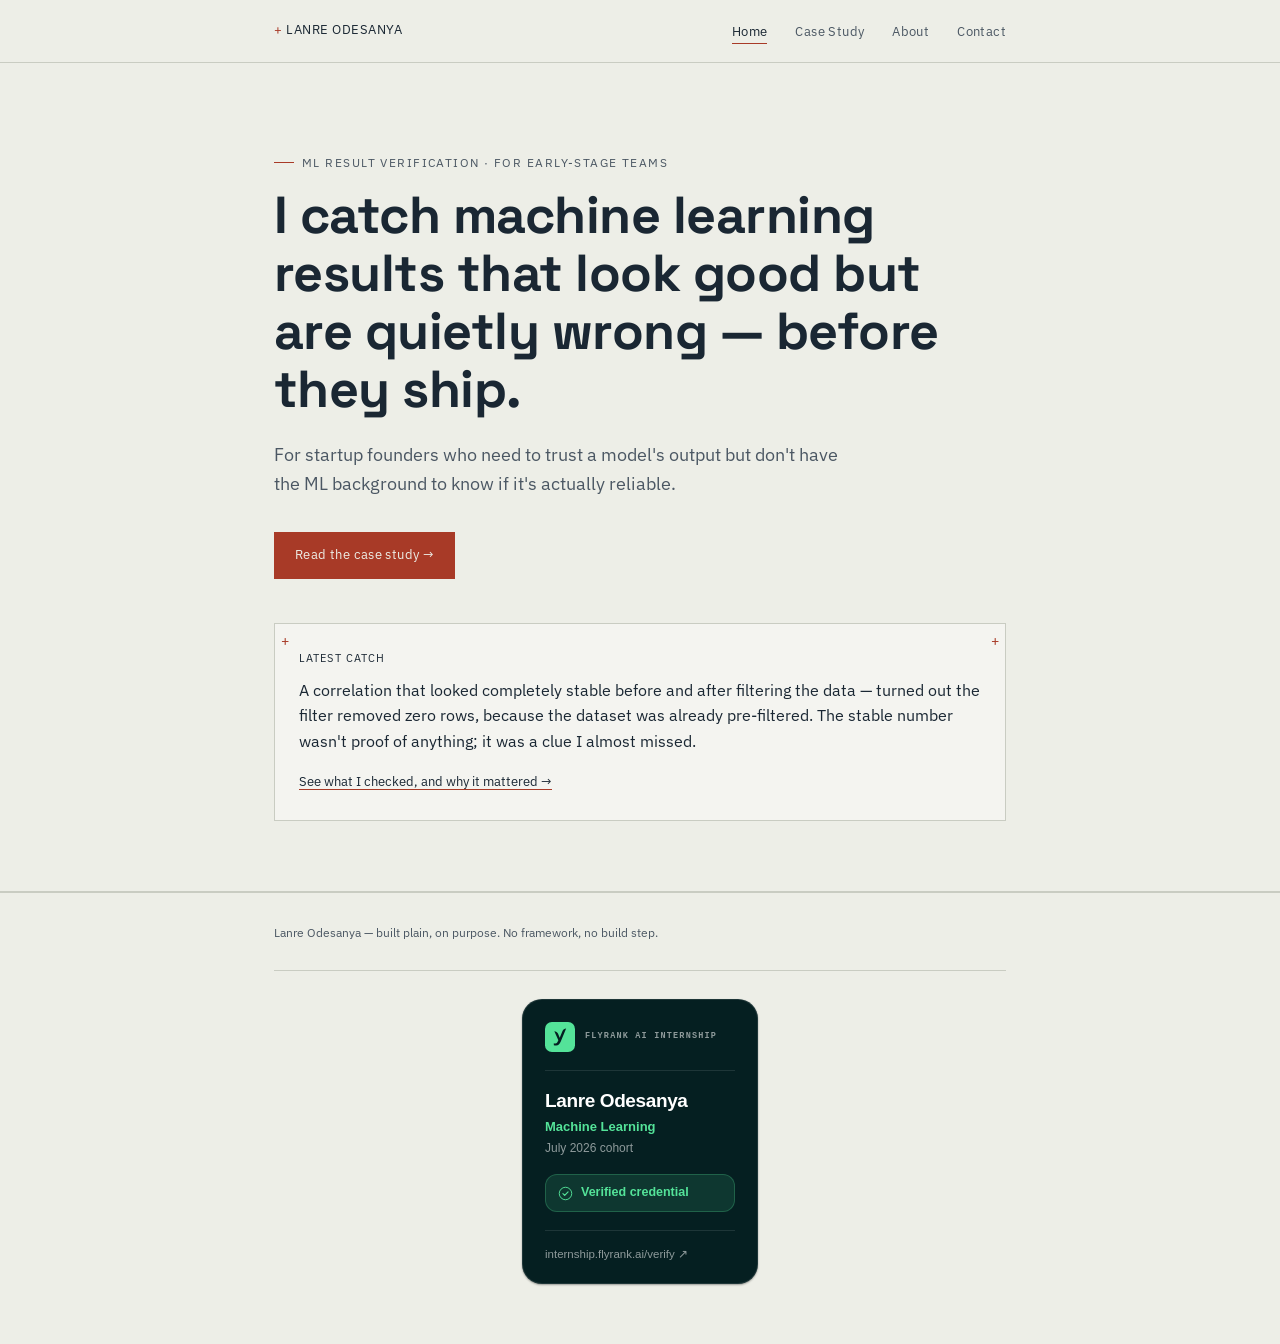
<file: index.html>
<!DOCTYPE html>
<html lang="en">
<head>
<meta charset="UTF-8">
<meta name="viewport" content="width=device-width, initial-scale=1.0">
<title>Lanre Odesanya — I catch quietly broken ML results</title>
<meta name="description" content="I catch machine learning results that look good but are quietly wrong, before they ship.">
<meta property="og:title" content="Lanre Odesanya — I catch quietly broken ML results">
<meta property="og:description" content="I catch machine learning results that look good but are quietly wrong, before they ship.">
<meta property="og:type" content="website">
<meta property="og:url" content="https://larryjay007.github.io/">
<meta name="twitter:card" content="summary">
<meta name="twitter:title" content="Lanre Odesanya — I catch quietly broken ML results">
<meta name="twitter:description" content="I catch machine learning results that look good but are quietly wrong, before they ship.">
<link rel="preconnect" href="https://fonts.googleapis.com">
<link href="https://fonts.googleapis.com/css2?family=Space+Grotesk:wght@500;700&family=IBM+Plex+Sans:wght@400;500&display=swap" rel="stylesheet">
<link rel="stylesheet" href="styles.css">
<script async src="https://www.googletagmanager.com/gtag/js?id=G-565EG7N5H6"></script>
<script>
  window.dataLayer = window.dataLayer || [];
  function gtag(){dataLayer.push(arguments);}
  gtag('js', new Date());
  gtag('config', 'G-565EG7N5H6');
</script>
</head>
<body>

<nav class="site-nav">
  <div class="wrap">
    <a class="mark" href="index.html">LANRE ODESANYA</a>
    <ul>
      <li><a class="nav-link" href="index.html" aria-current="page">Home</a></li>
      <li><a class="nav-link" href="case-study.html">Case Study</a></li>
      <li><a class="nav-link" href="about.html">About</a></li>
      <li><a class="nav-link" href="contact.html">Contact</a></li>
    </ul>
  </div>
</nav>

<main>

<header class="hero">
  <div class="wrap">
    <div class="eyebrow">ML Result Verification · For Early-Stage Teams</div>
    <h1>I catch machine learning results that look good but are quietly wrong — before they ship.</h1>
    <p class="lede">For startup founders who need to trust a model's output but don't have the ML background to know if it's actually reliable.</p>
    <a class="btn primary" href="case-study.html">Read the case study →</a>

    <div class="teaser">
      <span class="tag">Latest catch</span>
      <p>A correlation that looked completely stable before and after filtering the data — turned out the filter removed zero rows, because the dataset was already pre-filtered. The stable number wasn't proof of anything; it was a clue I almost missed.</p>
      <a href="case-study.html">See what I checked, and why it mattered →</a>
    </div>
  </div>
</header>

</main>

<footer>
<div class="wrap">
    Lanre Odesanya — built plain, on purpose. No framework, no build step.

<div class="badge-wrap">
<a href="https://internship.flyrank.ai/verify?id=FR-D1-T668H-R789R&first_name=Lanre" target="_blank" rel="noopener noreferrer"
   aria-label="Verify Lanre Odesanya's FlyRank AI Internship credential"
   style="box-sizing:border-box;margin:0;padding:0;border:0;background:none;text-decoration:none;font-family:-apple-system,BlinkMacSystemFont,'Segoe UI',Roboto,Helvetica,Arial,sans-serif;font-style:normal;line-height:1.25;text-transform:none;float:none;-webkit-font-smoothing:antialiased;display:flex;flex-direction:column;width:236px;padding:22px;background:#051F21;border:1px solid rgba(255,255,255,0.1);border-radius:20px;box-shadow:0 1px 2px rgba(0,0,0,0.35)">
  <span style="margin:0;padding:0;border:0;background:none;color:inherit;font-weight:400;font-style:normal;letter-spacing:normal;text-transform:none;text-decoration:none;white-space:normal;float:none;display:flex;align-items:center;gap:10px">
    <svg width="30" height="30" viewBox="0 0 96 96" fill="none" xmlns="http://www.w3.org/2000/svg" aria-hidden="true" focusable="false" style="display:block;flex:none;opacity:1;transform:none;max-width:none"><rect width="96" height="96" rx="22" fill="#54E399" /><path d="M28.2354 74.2202V67.9039C29.6419 68.4369 31.3724 68.7055 33.4311 68.7055C35.3235 68.7055 36.8153 68.2396 37.8979 67.3079C38.9805 66.3762 39.9566 64.8695 40.8218 62.792L42.6887 58.3139L29.8976 29.2879C35.0038 29.2879 39.6028 32.3307 41.5294 36.9893L47.0746 50.3985L56.0126 28.6038C57.9221 23.9452 62.5168 20.894 67.6187 20.894L50.0795 63.5936C48.4556 67.5933 46.5205 70.5102 44.2743 72.3484C42.0281 74.1867 39.1169 75.1058 35.5451 75.1058C32.6212 75.1058 30.1875 74.812 28.2354 74.2244V74.2202Z" fill="#051F21" /></svg>
    <span style="margin:0;padding:0;border:0;background:none;color:inherit;font-weight:400;font-style:normal;letter-spacing:normal;text-transform:none;text-decoration:none;white-space:normal;float:none;font-family:ui-monospace,SFMono-Regular,Menlo,Consolas,monospace;font-size:8.5px;font-weight:700;letter-spacing:0.14em;text-transform:uppercase;color:rgba(255,255,255,0.55);line-height:1.4">FlyRank AI Internship</span>
  </span>
  <span style="margin:0;padding:0;border:0;background:none;color:inherit;font-weight:400;font-style:normal;letter-spacing:normal;text-transform:none;text-decoration:none;white-space:normal;float:none;display:block;height:1px;background:rgba(255,255,255,0.1);margin:18px 0"></span>
  <span style="margin:0;padding:0;border:0;background:none;color:inherit;font-weight:400;font-style:normal;letter-spacing:normal;text-transform:none;text-decoration:none;white-space:normal;float:none;display:flex;flex-direction:column;gap:6px">
    <span style="margin:0;padding:0;border:0;background:none;color:inherit;font-weight:400;font-style:normal;letter-spacing:normal;text-transform:none;text-decoration:none;white-space:normal;float:none;font-size:19px;font-weight:600;color:#FFFFFF;letter-spacing:-0.02em;line-height:1.25">Lanre Odesanya</span>
    <span style="margin:0;padding:0;border:0;background:none;color:inherit;font-weight:400;font-style:normal;letter-spacing:normal;text-transform:none;text-decoration:none;white-space:normal;float:none;font-size:13px;font-weight:600;color:#54E399">Machine Learning</span>
    <span style="margin:0;padding:0;border:0;background:none;color:inherit;font-weight:400;font-style:normal;letter-spacing:normal;text-transform:none;text-decoration:none;white-space:normal;float:none;font-size:12px;color:rgba(255,255,255,0.55)">July 2026 cohort</span>
  </span>
  <span style="margin:0;padding:0;border:0;background:none;color:inherit;font-weight:400;font-style:normal;letter-spacing:normal;text-transform:none;text-decoration:none;white-space:normal;float:none;display:flex;align-items:center;gap:8px;margin-top:18px;padding:10px 12px;background:rgba(84,227,153,0.12);border:1px solid rgba(84,227,153,0.25);border-radius:12px">
    <svg width="15" height="15" viewBox="0 0 24 24" fill="none" xmlns="http://www.w3.org/2000/svg" aria-hidden="true" focusable="false" style="display:block;flex:none;opacity:1;transform:none;max-width:none"><circle cx="12" cy="12" r="10" stroke="#54E399" stroke-width="1.5" /><path d="M7.9 12.3l2.8 2.8 5.4-5.8" stroke="#54E399" stroke-width="1.8" stroke-linecap="round" stroke-linejoin="round" /></svg>
    <span style="margin:0;padding:0;border:0;background:none;color:inherit;font-weight:400;font-style:normal;letter-spacing:normal;text-transform:none;text-decoration:none;white-space:normal;float:none;font-size:12.5px;font-weight:600;color:#54E399">Verified credential</span>
  </span>
  <span style="margin:0;padding:0;border:0;background:none;color:inherit;font-weight:400;font-style:normal;letter-spacing:normal;text-transform:none;text-decoration:none;white-space:normal;float:none;display:flex;flex-direction:column;gap:5px;margin-top:18px;padding-top:16px;border-top:1px solid rgba(255,255,255,0.1)">
    <span style="margin:0;padding:0;border:0;background:none;color:inherit;font-weight:400;font-style:normal;letter-spacing:normal;text-transform:none;text-decoration:none;white-space:normal;float:none;font-size:11.5px;color:rgba(255,255,255,0.55)">internship.flyrank.ai/verify ↗</span>
  </span>
</a>
</div>
</div>
</footer>

</body>
</html>
</file>
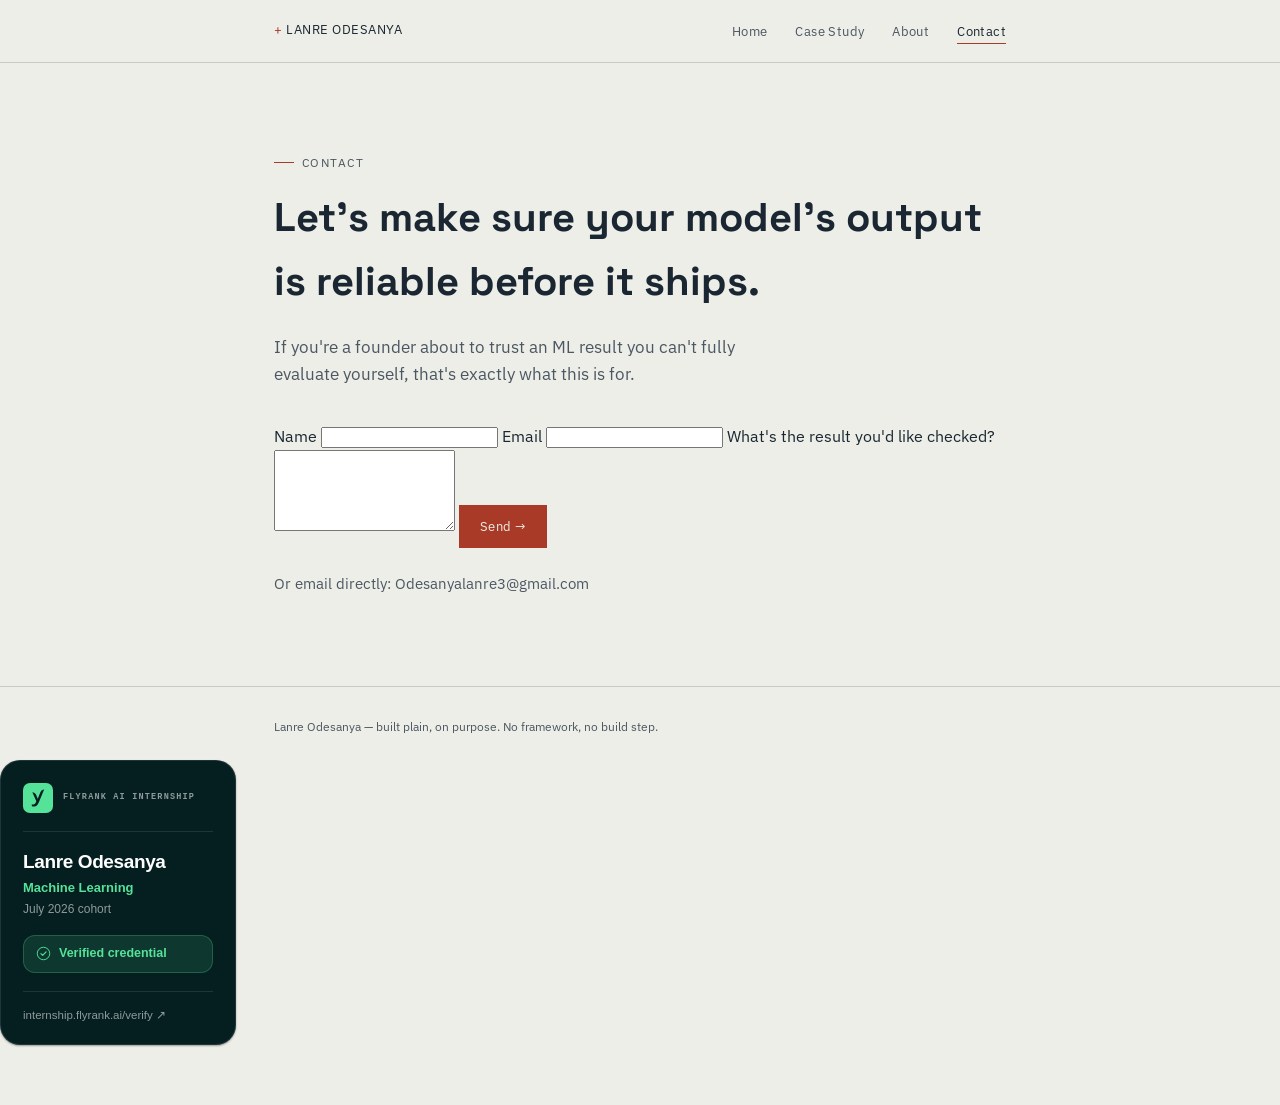
<file: contact (1).html>
<!DOCTYPE html>
<html lang="en">
<head>
<meta charset="UTF-8">
<meta name="viewport" content="width=device-width, initial-scale=1.0">
<title>Contact — Lanre Odesanya</title>
<meta name="description" content="Let's make sure your model outputs are reliable before they ship.">
<meta property="og:title" content="Contact — Lanre Odesanya">
<meta property="og:description" content="Let's make sure your model outputs are reliable before they ship.">
<meta property="og:type" content="website">
<meta property="og:url" content="https://larryjay007.github.io/contact.html">
<meta name="twitter:card" content="summary">
<meta name="twitter:title" content="Contact — Lanre Odesanya">
<meta name="twitter:description" content="Let's make sure your model outputs are reliable before they ship.">
<link rel="preconnect" href="https://fonts.googleapis.com">
<link href="https://fonts.googleapis.com/css2?family=Space+Grotesk:wght@500;700&family=IBM+Plex+Sans:wght@400;500&display=swap" rel="stylesheet">
<link rel="stylesheet" href="styles.css">
<script async src="https://www.googletagmanager.com/gtag/js?id=G-565EG7N5H6"></script>
<script>
  window.dataLayer = window.dataLayer || [];
  function gtag(){dataLayer.push(arguments);}
  gtag('js', new Date());
  gtag('config', 'G-565EG7N5H6');
</script>
</head>
<body>

<nav class="site-nav">
  <div class="wrap">
    <a class="mark" href="index.html">LANRE ODESANYA</a>
    <ul>
      <li><a class="nav-link" href="index.html">Home</a></li>
      <li><a class="nav-link" href="case-study.html">Case Study</a></li>
      <li><a class="nav-link" href="about.html">About</a></li>
      <li><a class="nav-link" href="contact.html" aria-current="page">Contact</a></li>
    </ul>
  </div>
</nav>

<main>

<section class="contact-block">
  <div class="wrap">
    <div class="eyebrow">Contact</div>
    <h1>Let's make sure your model's output is reliable before it ships.</h1>
    <p class="lede">If you're a founder about to trust an ML result you can't fully evaluate yourself, that's exactly what this is for.</p>

    <form id="contact-form" action="https://formspree.io/f/xkjnglgb" method="POST" class="contact-form">
      <label for="name">Name</label>
      <input type="text" id="name" name="name" required>

      <label for="email">Email</label>
      <input type="email" id="email" name="_replyto" required>

      <label for="message">What's the result you'd like checked?</label>
      <textarea id="message" name="message" rows="5" required></textarea>

      <input type="text" name="_gotcha" style="display:none">

      <button type="submit" class="btn primary">Send →</button>
    </form>

    <p id="form-status" class="form-status" hidden></p>

    <div class="email-line">Or email directly: Odesanyalanre3@gmail.com</div>
  </div>
</section>

<script>
  const form = document.getElementById('contact-form');
  const status = document.getElementById('form-status');
  const submitBtn = form.querySelector('button[type="submit"]');
  form.addEventListener('submit', async (e) => {
    e.preventDefault();
    if (submitBtn.disabled) return;
    submitBtn.disabled = true;
    submitBtn.textContent = 'Sending…';
    const data = new FormData(form);
    try {
      const response = await fetch(form.action, {
        method: 'POST',
        body: data,
        headers: { 'Accept': 'application/json' }
      });
      if (response.ok) {
        form.hidden = true;
        status.hidden = false;
        status.textContent = "Thanks — that reached me. I'll get back to you soon.";
      } else {
        status.hidden = false;
        status.textContent = "Something went wrong — please email me directly instead.";
        submitBtn.disabled = false;
        submitBtn.textContent = 'Send →';
      }
    } catch (error) {
      status.hidden = false;
      status.textContent = "Something went wrong — please email me directly instead.";
      submitBtn.disabled = false;
      submitBtn.textContent = 'Send →';
    }
  });
</script>

</main>

<footer>
  <div class="wrap">
    Lanre Odesanya — built plain, on purpose. No framework, no build step.
  </div>
<a href="https://internship.flyrank.ai/verify?id=FR-D1-T668H-R789R&first_name=Lanre" target="_blank" rel="noopener noreferrer"
   aria-label="Verify Lanre Odesanya's FlyRank AI Internship credential"
   style="box-sizing:border-box;margin:0;padding:0;border:0;background:none;text-decoration:none;font-family:-apple-system,BlinkMacSystemFont,'Segoe UI',Roboto,Helvetica,Arial,sans-serif;font-style:normal;line-height:1.25;text-transform:none;float:none;-webkit-font-smoothing:antialiased;display:flex;flex-direction:column;width:236px;padding:22px;background:#051F21;border:1px solid rgba(255,255,255,0.1);border-radius:20px;box-shadow:0 1px 2px rgba(0,0,0,0.35);margin-top:24px">
  <span style="margin:0;padding:0;border:0;background:none;color:inherit;font-weight:400;font-style:normal;letter-spacing:normal;text-transform:none;text-decoration:none;white-space:normal;float:none;display:flex;align-items:center;gap:10px">
    <svg width="30" height="30" viewBox="0 0 96 96" fill="none" xmlns="http://www.w3.org/2000/svg" aria-hidden="true" focusable="false" style="display:block;flex:none;opacity:1;transform:none;max-width:none"><rect width="96" height="96" rx="22" fill="#54E399" /><path d="M28.2354 74.2202V67.9039C29.6419 68.4369 31.3724 68.7055 33.4311 68.7055C35.3235 68.7055 36.8153 68.2396 37.8979 67.3079C38.9805 66.3762 39.9566 64.8695 40.8218 62.792L42.6887 58.3139L29.8976 29.2879C35.0038 29.2879 39.6028 32.3307 41.5294 36.9893L47.0746 50.3985L56.0126 28.6038C57.9221 23.9452 62.5168 20.894 67.6187 20.894L50.0795 63.5936C48.4556 67.5933 46.5205 70.5102 44.2743 72.3484C42.0281 74.1867 39.1169 75.1058 35.5451 75.1058C32.6212 75.1058 30.1875 74.812 28.2354 74.2244V74.2202Z" fill="#051F21" /></svg>
    <span style="margin:0;padding:0;border:0;background:none;color:inherit;font-weight:400;font-style:normal;letter-spacing:normal;text-transform:none;text-decoration:none;white-space:normal;float:none;font-family:ui-monospace,SFMono-Regular,Menlo,Consolas,monospace;font-size:8.5px;font-weight:700;letter-spacing:0.14em;text-transform:uppercase;color:rgba(255,255,255,0.55);line-height:1.4">FlyRank AI Internship</span>
  </span>
  <span style="margin:0;padding:0;border:0;background:none;color:inherit;font-weight:400;font-style:normal;letter-spacing:normal;text-transform:none;text-decoration:none;white-space:normal;float:none;display:block;height:1px;background:rgba(255,255,255,0.1);margin:18px 0"></span>
  <span style="margin:0;padding:0;border:0;background:none;color:inherit;font-weight:400;font-style:normal;letter-spacing:normal;text-transform:none;text-decoration:none;white-space:normal;float:none;display:flex;flex-direction:column;gap:6px">
    <span style="margin:0;padding:0;border:0;background:none;color:inherit;font-weight:400;font-style:normal;letter-spacing:normal;text-transform:none;text-decoration:none;white-space:normal;float:none;font-size:19px;font-weight:600;color:#FFFFFF;letter-spacing:-0.02em;line-height:1.25">Lanre Odesanya</span>
    <span style="margin:0;padding:0;border:0;background:none;color:inherit;font-weight:400;font-style:normal;letter-spacing:normal;text-transform:none;text-decoration:none;white-space:normal;float:none;font-size:13px;font-weight:600;color:#54E399">Machine Learning</span>
    <span style="margin:0;padding:0;border:0;background:none;color:inherit;font-weight:400;font-style:normal;letter-spacing:normal;text-transform:none;text-decoration:none;white-space:normal;float:none;font-size:12px;color:rgba(255,255,255,0.55)">July 2026 cohort</span>
  </span>
  <span style="margin:0;padding:0;border:0;background:none;color:inherit;font-weight:400;font-style:normal;letter-spacing:normal;text-transform:none;text-decoration:none;white-space:normal;float:none;display:flex;align-items:center;gap:8px;margin-top:18px;padding:10px 12px;background:rgba(84,227,153,0.12);border:1px solid rgba(84,227,153,0.25);border-radius:12px">
    <svg width="15" height="15" viewBox="0 0 24 24" fill="none" xmlns="http://www.w3.org/2000/svg" aria-hidden="true" focusable="false" style="display:block;flex:none;opacity:1;transform:none;max-width:none"><circle cx="12" cy="12" r="10" stroke="#54E399" stroke-width="1.5" /><path d="M7.9 12.3l2.8 2.8 5.4-5.8" stroke="#54E399" stroke-width="1.8" stroke-linecap="round" stroke-linejoin="round" /></svg>
    <span style="margin:0;padding:0;border:0;background:none;color:inherit;font-weight:400;font-style:normal;letter-spacing:normal;text-transform:none;text-decoration:none;white-space:normal;float:none;font-size:12.5px;font-weight:600;color:#54E399">Verified credential</span>
  </span>
  <span style="margin:0;padding:0;border:0;background:none;color:inherit;font-weight:400;font-style:normal;letter-spacing:normal;text-transform:none;text-decoration:none;white-space:normal;float:none;display:flex;flex-direction:column;gap:5px;margin-top:18px;padding-top:16px;border-top:1px solid rgba(255,255,255,0.1)">
    <span style="margin:0;padding:0;border:0;background:none;color:inherit;font-weight:400;font-style:normal;letter-spacing:normal;text-transform:none;text-decoration:none;white-space:normal;float:none;font-size:11.5px;color:rgba(255,255,255,0.55)">internship.flyrank.ai/verify ↗</span>
  </span>
</a>

</footer>

</body>
</html>
</file>
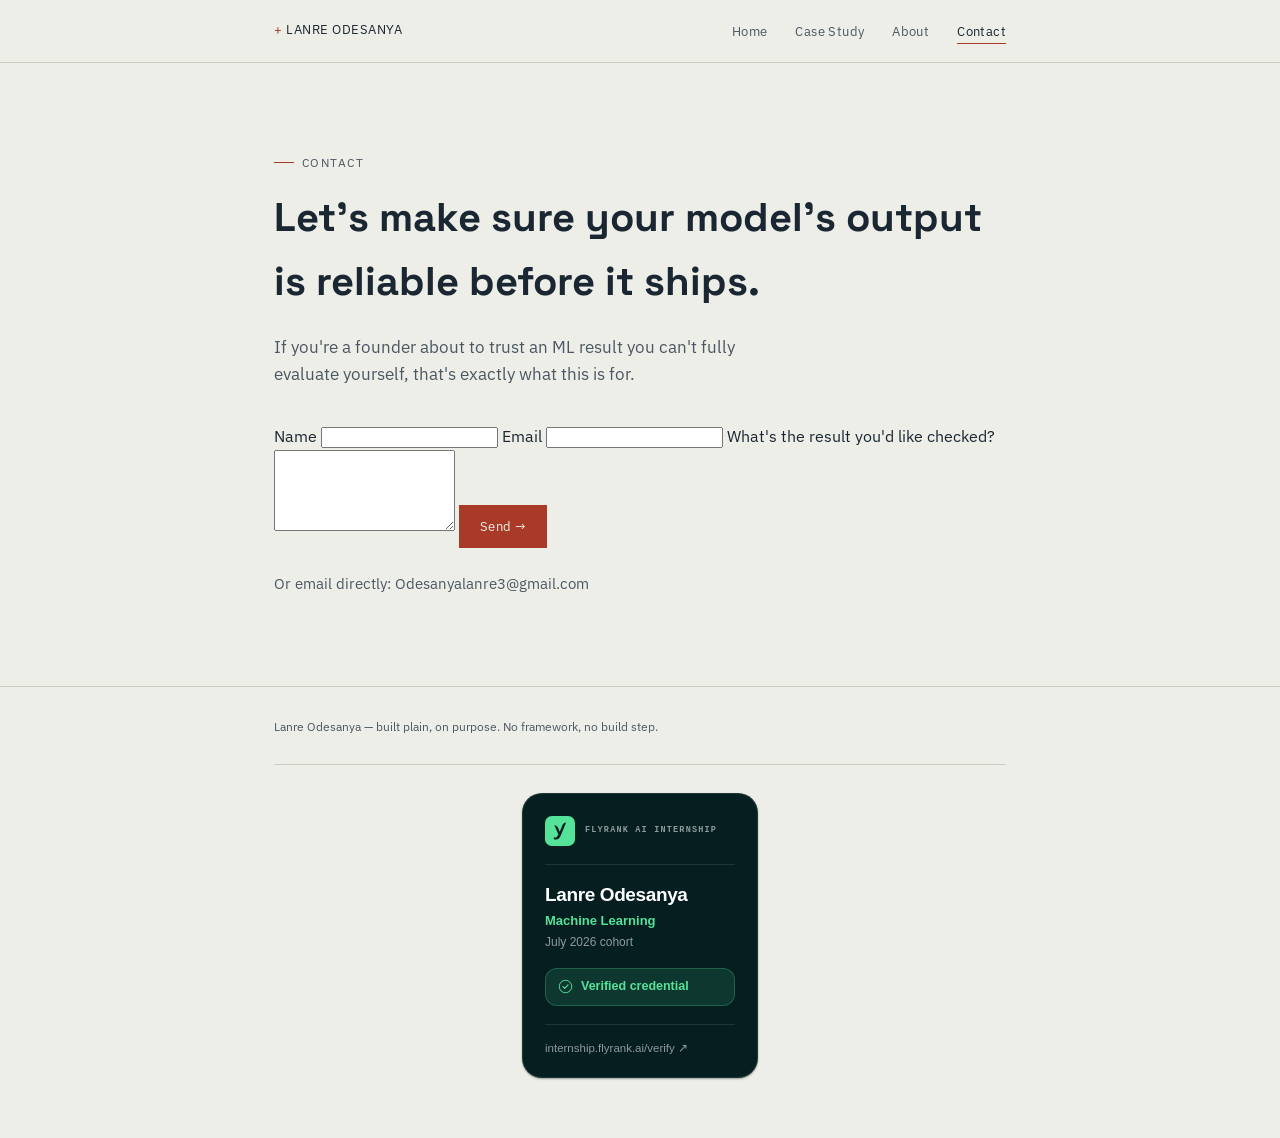
<file: contact.html>
<!DOCTYPE html>
<html lang="en">
<head>
<meta charset="UTF-8">
<meta name="viewport" content="width=device-width, initial-scale=1.0">
<title>Contact — Lanre Odesanya</title>
<meta name="description" content="Let's make sure your model outputs are reliable before they ship.">
<meta property="og:title" content="Contact — Lanre Odesanya">
<meta property="og:description" content="Let's make sure your model outputs are reliable before they ship.">
<meta property="og:type" content="website">
<meta property="og:url" content="https://larryjay007.github.io/contact.html">
<meta name="twitter:card" content="summary">
<meta name="twitter:title" content="Contact — Lanre Odesanya">
<meta name="twitter:description" content="Let's make sure your model outputs are reliable before they ship.">
<link rel="preconnect" href="https://fonts.googleapis.com">
<link href="https://fonts.googleapis.com/css2?family=Space+Grotesk:wght@500;700&family=IBM+Plex+Sans:wght@400;500&display=swap" rel="stylesheet">
<link rel="stylesheet" href="styles.css">
<script async src="https://www.googletagmanager.com/gtag/js?id=G-565EG7N5H6"></script>
<script>
  window.dataLayer = window.dataLayer || [];
  function gtag(){dataLayer.push(arguments);}
  gtag('js', new Date());
  gtag('config', 'G-565EG7N5H6');
</script>
</head>
<body>

<nav class="site-nav">
  <div class="wrap">
    <a class="mark" href="index.html">LANRE ODESANYA</a>
    <ul>
      <li><a class="nav-link" href="index.html">Home</a></li>
      <li><a class="nav-link" href="case-study.html">Case Study</a></li>
      <li><a class="nav-link" href="about.html">About</a></li>
      <li><a class="nav-link" href="contact.html" aria-current="page">Contact</a></li>
    </ul>
  </div>
</nav>

<main>

<section class="contact-block">
  <div class="wrap">
    <div class="eyebrow">Contact</div>
    <h1>Let's make sure your model's output is reliable before it ships.</h1>
    <p class="lede">If you're a founder about to trust an ML result you can't fully evaluate yourself, that's exactly what this is for.</p>

    <form id="contact-form" action="https://formspree.io/f/xkjnglgb" method="POST" class="contact-form">
      <label for="name">Name</label>
      <input type="text" id="name" name="name" required>

      <label for="email">Email</label>
      <input type="email" id="email" name="_replyto" required>

      <label for="message">What's the result you'd like checked?</label>
      <textarea id="message" name="message" rows="5" required></textarea>

      <input type="text" name="_gotcha" style="display:none">

      <button type="submit" class="btn primary">Send →</button>
    </form>

    <p id="form-status" class="form-status" hidden></p>

    <div class="email-line">Or email directly: Odesanyalanre3@gmail.com</div>
  </div>
</section>

<script>
  const form = document.getElementById('contact-form');
  const status = document.getElementById('form-status');
  const submitBtn = form.querySelector('button[type="submit"]');
  form.addEventListener('submit', async (e) => {
    e.preventDefault();
    if (submitBtn.disabled) return;
    submitBtn.disabled = true;
    submitBtn.textContent = 'Sending…';
    const data = new FormData(form);
    try {
      const response = await fetch(form.action, {
        method: 'POST',
        body: data,
        headers: { 'Accept': 'application/json' }
      });
      if (response.ok) {
        form.hidden = true;
        status.hidden = false;
        status.textContent = "Thanks — that reached me. I'll get back to you soon.";
      } else {
        status.hidden = false;
        status.textContent = "Something went wrong — please email me directly instead.";
        submitBtn.disabled = false;
        submitBtn.textContent = 'Send →';
      }
    } catch (error) {
      status.hidden = false;
      status.textContent = "Something went wrong — please email me directly instead.";
      submitBtn.disabled = false;
      submitBtn.textContent = 'Send →';
    }
  });
</script>

</main>

<footer>
<div class="wrap">
    Lanre Odesanya — built plain, on purpose. No framework, no build step.

<div class="badge-wrap">
<a href="https://internship.flyrank.ai/verify?id=FR-D1-T668H-R789R&first_name=Lanre" target="_blank" rel="noopener noreferrer"
   aria-label="Verify Lanre Odesanya's FlyRank AI Internship credential"
   style="box-sizing:border-box;margin:0;padding:0;border:0;background:none;text-decoration:none;font-family:-apple-system,BlinkMacSystemFont,'Segoe UI',Roboto,Helvetica,Arial,sans-serif;font-style:normal;line-height:1.25;text-transform:none;float:none;-webkit-font-smoothing:antialiased;display:flex;flex-direction:column;width:236px;padding:22px;background:#051F21;border:1px solid rgba(255,255,255,0.1);border-radius:20px;box-shadow:0 1px 2px rgba(0,0,0,0.35)">
  <span style="margin:0;padding:0;border:0;background:none;color:inherit;font-weight:400;font-style:normal;letter-spacing:normal;text-transform:none;text-decoration:none;white-space:normal;float:none;display:flex;align-items:center;gap:10px">
    <svg width="30" height="30" viewBox="0 0 96 96" fill="none" xmlns="http://www.w3.org/2000/svg" aria-hidden="true" focusable="false" style="display:block;flex:none;opacity:1;transform:none;max-width:none"><rect width="96" height="96" rx="22" fill="#54E399" /><path d="M28.2354 74.2202V67.9039C29.6419 68.4369 31.3724 68.7055 33.4311 68.7055C35.3235 68.7055 36.8153 68.2396 37.8979 67.3079C38.9805 66.3762 39.9566 64.8695 40.8218 62.792L42.6887 58.3139L29.8976 29.2879C35.0038 29.2879 39.6028 32.3307 41.5294 36.9893L47.0746 50.3985L56.0126 28.6038C57.9221 23.9452 62.5168 20.894 67.6187 20.894L50.0795 63.5936C48.4556 67.5933 46.5205 70.5102 44.2743 72.3484C42.0281 74.1867 39.1169 75.1058 35.5451 75.1058C32.6212 75.1058 30.1875 74.812 28.2354 74.2244V74.2202Z" fill="#051F21" /></svg>
    <span style="margin:0;padding:0;border:0;background:none;color:inherit;font-weight:400;font-style:normal;letter-spacing:normal;text-transform:none;text-decoration:none;white-space:normal;float:none;font-family:ui-monospace,SFMono-Regular,Menlo,Consolas,monospace;font-size:8.5px;font-weight:700;letter-spacing:0.14em;text-transform:uppercase;color:rgba(255,255,255,0.55);line-height:1.4">FlyRank AI Internship</span>
  </span>
  <span style="margin:0;padding:0;border:0;background:none;color:inherit;font-weight:400;font-style:normal;letter-spacing:normal;text-transform:none;text-decoration:none;white-space:normal;float:none;display:block;height:1px;background:rgba(255,255,255,0.1);margin:18px 0"></span>
  <span style="margin:0;padding:0;border:0;background:none;color:inherit;font-weight:400;font-style:normal;letter-spacing:normal;text-transform:none;text-decoration:none;white-space:normal;float:none;display:flex;flex-direction:column;gap:6px">
    <span style="margin:0;padding:0;border:0;background:none;color:inherit;font-weight:400;font-style:normal;letter-spacing:normal;text-transform:none;text-decoration:none;white-space:normal;float:none;font-size:19px;font-weight:600;color:#FFFFFF;letter-spacing:-0.02em;line-height:1.25">Lanre Odesanya</span>
    <span style="margin:0;padding:0;border:0;background:none;color:inherit;font-weight:400;font-style:normal;letter-spacing:normal;text-transform:none;text-decoration:none;white-space:normal;float:none;font-size:13px;font-weight:600;color:#54E399">Machine Learning</span>
    <span style="margin:0;padding:0;border:0;background:none;color:inherit;font-weight:400;font-style:normal;letter-spacing:normal;text-transform:none;text-decoration:none;white-space:normal;float:none;font-size:12px;color:rgba(255,255,255,0.55)">July 2026 cohort</span>
  </span>
  <span style="margin:0;padding:0;border:0;background:none;color:inherit;font-weight:400;font-style:normal;letter-spacing:normal;text-transform:none;text-decoration:none;white-space:normal;float:none;display:flex;align-items:center;gap:8px;margin-top:18px;padding:10px 12px;background:rgba(84,227,153,0.12);border:1px solid rgba(84,227,153,0.25);border-radius:12px">
    <svg width="15" height="15" viewBox="0 0 24 24" fill="none" xmlns="http://www.w3.org/2000/svg" aria-hidden="true" focusable="false" style="display:block;flex:none;opacity:1;transform:none;max-width:none"><circle cx="12" cy="12" r="10" stroke="#54E399" stroke-width="1.5" /><path d="M7.9 12.3l2.8 2.8 5.4-5.8" stroke="#54E399" stroke-width="1.8" stroke-linecap="round" stroke-linejoin="round" /></svg>
    <span style="margin:0;padding:0;border:0;background:none;color:inherit;font-weight:400;font-style:normal;letter-spacing:normal;text-transform:none;text-decoration:none;white-space:normal;float:none;font-size:12.5px;font-weight:600;color:#54E399">Verified credential</span>
  </span>
  <span style="margin:0;padding:0;border:0;background:none;color:inherit;font-weight:400;font-style:normal;letter-spacing:normal;text-transform:none;text-decoration:none;white-space:normal;float:none;display:flex;flex-direction:column;gap:5px;margin-top:18px;padding-top:16px;border-top:1px solid rgba(255,255,255,0.1)">
    <span style="margin:0;padding:0;border:0;background:none;color:inherit;font-weight:400;font-style:normal;letter-spacing:normal;text-transform:none;text-decoration:none;white-space:normal;float:none;font-size:11.5px;color:rgba(255,255,255,0.55)">internship.flyrank.ai/verify ↗</span>
  </span>
</a>
</div>
</div>
</footer>

</body>
</html>
</file>
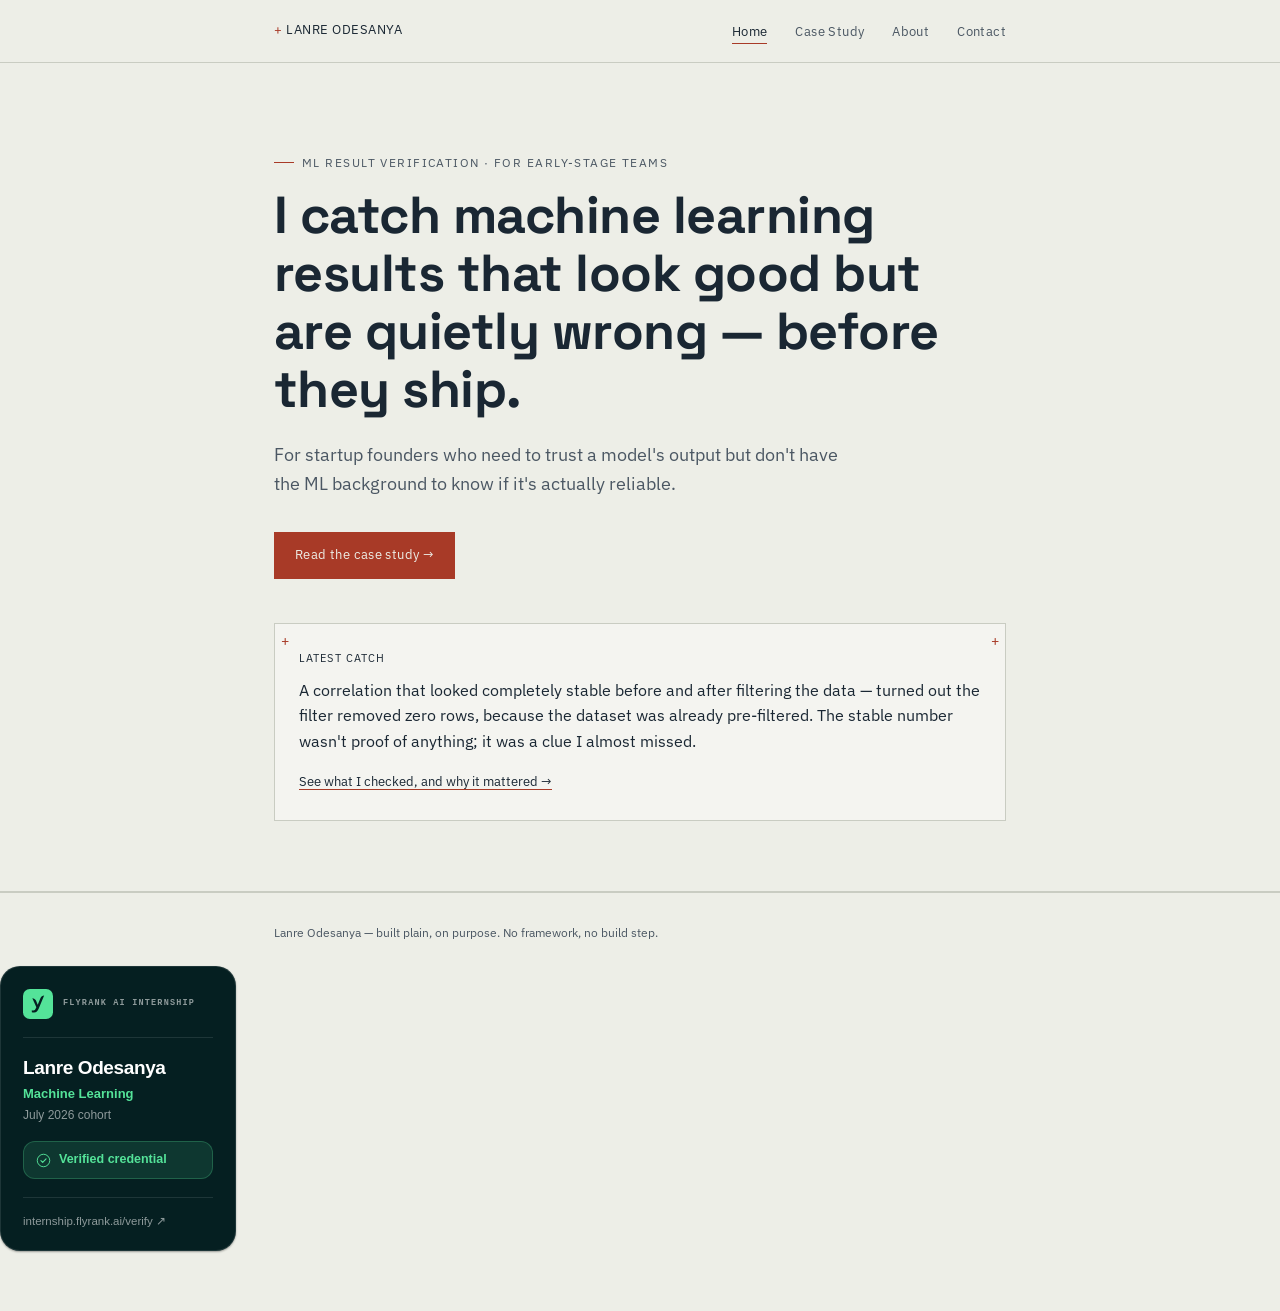
<file: index (1).html>
<!DOCTYPE html>
<html lang="en">
<head>
<meta charset="UTF-8">
<meta name="viewport" content="width=device-width, initial-scale=1.0">
<title>Lanre Odesanya — I catch quietly broken ML results</title>
<meta name="description" content="I catch machine learning results that look good but are quietly wrong, before they ship.">
<meta property="og:title" content="Lanre Odesanya — I catch quietly broken ML results">
<meta property="og:description" content="I catch machine learning results that look good but are quietly wrong, before they ship.">
<meta property="og:type" content="website">
<meta property="og:url" content="https://larryjay007.github.io/">
<meta name="twitter:card" content="summary">
<meta name="twitter:title" content="Lanre Odesanya — I catch quietly broken ML results">
<meta name="twitter:description" content="I catch machine learning results that look good but are quietly wrong, before they ship.">
<link rel="preconnect" href="https://fonts.googleapis.com">
<link href="https://fonts.googleapis.com/css2?family=Space+Grotesk:wght@500;700&family=IBM+Plex+Sans:wght@400;500&display=swap" rel="stylesheet">
<link rel="stylesheet" href="styles.css">
<script async src="https://www.googletagmanager.com/gtag/js?id=G-565EG7N5H6"></script>
<script>
  window.dataLayer = window.dataLayer || [];
  function gtag(){dataLayer.push(arguments);}
  gtag('js', new Date());
  gtag('config', 'G-565EG7N5H6');
</script>
</head>
<body>

<nav class="site-nav">
  <div class="wrap">
    <a class="mark" href="index.html">LANRE ODESANYA</a>
    <ul>
      <li><a class="nav-link" href="index.html" aria-current="page">Home</a></li>
      <li><a class="nav-link" href="case-study.html">Case Study</a></li>
      <li><a class="nav-link" href="about.html">About</a></li>
      <li><a class="nav-link" href="contact.html">Contact</a></li>
    </ul>
  </div>
</nav>

<main>

<header class="hero">
  <div class="wrap">
    <div class="eyebrow">ML Result Verification · For Early-Stage Teams</div>
    <h1>I catch machine learning results that look good but are quietly wrong — before they ship.</h1>
    <p class="lede">For startup founders who need to trust a model's output but don't have the ML background to know if it's actually reliable.</p>
    <a class="btn primary" href="case-study.html">Read the case study →</a>

    <div class="teaser">
      <span class="tag">Latest catch</span>
      <p>A correlation that looked completely stable before and after filtering the data — turned out the filter removed zero rows, because the dataset was already pre-filtered. The stable number wasn't proof of anything; it was a clue I almost missed.</p>
      <a href="case-study.html">See what I checked, and why it mattered →</a>
    </div>
  </div>
</header>

</main>

<footer>
  <div class="wrap">
    Lanre Odesanya — built plain, on purpose. No framework, no build step.
  </div>
<a href="https://internship.flyrank.ai/verify?id=FR-D1-T668H-R789R&first_name=Lanre" target="_blank" rel="noopener noreferrer"
   aria-label="Verify Lanre Odesanya's FlyRank AI Internship credential"
   style="box-sizing:border-box;margin:0;padding:0;border:0;background:none;text-decoration:none;font-family:-apple-system,BlinkMacSystemFont,'Segoe UI',Roboto,Helvetica,Arial,sans-serif;font-style:normal;line-height:1.25;text-transform:none;float:none;-webkit-font-smoothing:antialiased;display:flex;flex-direction:column;width:236px;padding:22px;background:#051F21;border:1px solid rgba(255,255,255,0.1);border-radius:20px;box-shadow:0 1px 2px rgba(0,0,0,0.35);margin-top:24px">
  <span style="margin:0;padding:0;border:0;background:none;color:inherit;font-weight:400;font-style:normal;letter-spacing:normal;text-transform:none;text-decoration:none;white-space:normal;float:none;display:flex;align-items:center;gap:10px">
    <svg width="30" height="30" viewBox="0 0 96 96" fill="none" xmlns="http://www.w3.org/2000/svg" aria-hidden="true" focusable="false" style="display:block;flex:none;opacity:1;transform:none;max-width:none"><rect width="96" height="96" rx="22" fill="#54E399" /><path d="M28.2354 74.2202V67.9039C29.6419 68.4369 31.3724 68.7055 33.4311 68.7055C35.3235 68.7055 36.8153 68.2396 37.8979 67.3079C38.9805 66.3762 39.9566 64.8695 40.8218 62.792L42.6887 58.3139L29.8976 29.2879C35.0038 29.2879 39.6028 32.3307 41.5294 36.9893L47.0746 50.3985L56.0126 28.6038C57.9221 23.9452 62.5168 20.894 67.6187 20.894L50.0795 63.5936C48.4556 67.5933 46.5205 70.5102 44.2743 72.3484C42.0281 74.1867 39.1169 75.1058 35.5451 75.1058C32.6212 75.1058 30.1875 74.812 28.2354 74.2244V74.2202Z" fill="#051F21" /></svg>
    <span style="margin:0;padding:0;border:0;background:none;color:inherit;font-weight:400;font-style:normal;letter-spacing:normal;text-transform:none;text-decoration:none;white-space:normal;float:none;font-family:ui-monospace,SFMono-Regular,Menlo,Consolas,monospace;font-size:8.5px;font-weight:700;letter-spacing:0.14em;text-transform:uppercase;color:rgba(255,255,255,0.55);line-height:1.4">FlyRank AI Internship</span>
  </span>
  <span style="margin:0;padding:0;border:0;background:none;color:inherit;font-weight:400;font-style:normal;letter-spacing:normal;text-transform:none;text-decoration:none;white-space:normal;float:none;display:block;height:1px;background:rgba(255,255,255,0.1);margin:18px 0"></span>
  <span style="margin:0;padding:0;border:0;background:none;color:inherit;font-weight:400;font-style:normal;letter-spacing:normal;text-transform:none;text-decoration:none;white-space:normal;float:none;display:flex;flex-direction:column;gap:6px">
    <span style="margin:0;padding:0;border:0;background:none;color:inherit;font-weight:400;font-style:normal;letter-spacing:normal;text-transform:none;text-decoration:none;white-space:normal;float:none;font-size:19px;font-weight:600;color:#FFFFFF;letter-spacing:-0.02em;line-height:1.25">Lanre Odesanya</span>
    <span style="margin:0;padding:0;border:0;background:none;color:inherit;font-weight:400;font-style:normal;letter-spacing:normal;text-transform:none;text-decoration:none;white-space:normal;float:none;font-size:13px;font-weight:600;color:#54E399">Machine Learning</span>
    <span style="margin:0;padding:0;border:0;background:none;color:inherit;font-weight:400;font-style:normal;letter-spacing:normal;text-transform:none;text-decoration:none;white-space:normal;float:none;font-size:12px;color:rgba(255,255,255,0.55)">July 2026 cohort</span>
  </span>
  <span style="margin:0;padding:0;border:0;background:none;color:inherit;font-weight:400;font-style:normal;letter-spacing:normal;text-transform:none;text-decoration:none;white-space:normal;float:none;display:flex;align-items:center;gap:8px;margin-top:18px;padding:10px 12px;background:rgba(84,227,153,0.12);border:1px solid rgba(84,227,153,0.25);border-radius:12px">
    <svg width="15" height="15" viewBox="0 0 24 24" fill="none" xmlns="http://www.w3.org/2000/svg" aria-hidden="true" focusable="false" style="display:block;flex:none;opacity:1;transform:none;max-width:none"><circle cx="12" cy="12" r="10" stroke="#54E399" stroke-width="1.5" /><path d="M7.9 12.3l2.8 2.8 5.4-5.8" stroke="#54E399" stroke-width="1.8" stroke-linecap="round" stroke-linejoin="round" /></svg>
    <span style="margin:0;padding:0;border:0;background:none;color:inherit;font-weight:400;font-style:normal;letter-spacing:normal;text-transform:none;text-decoration:none;white-space:normal;float:none;font-size:12.5px;font-weight:600;color:#54E399">Verified credential</span>
  </span>
  <span style="margin:0;padding:0;border:0;background:none;color:inherit;font-weight:400;font-style:normal;letter-spacing:normal;text-transform:none;text-decoration:none;white-space:normal;float:none;display:flex;flex-direction:column;gap:5px;margin-top:18px;padding-top:16px;border-top:1px solid rgba(255,255,255,0.1)">
    <span style="margin:0;padding:0;border:0;background:none;color:inherit;font-weight:400;font-style:normal;letter-spacing:normal;text-transform:none;text-decoration:none;white-space:normal;float:none;font-size:11.5px;color:rgba(255,255,255,0.55)">internship.flyrank.ai/verify ↗</span>
  </span>
</a>

</footer>

</body>
</html>
</file>
<file: styles.css>
/* ============================================
   Lanre Odesanya — Portfolio
   Plain CSS. No build step, no framework.
   ============================================ */

:root {
  --ink: #1A2733;
  --paper: #EDEEE7;
  --paper-dim: #E2E3DA;
  --flag: #A83A27;
  --line: #C9CCC2;
  --ink-soft: #4B5763;

  --display: 'Space Grotesk', sans-serif;
  --body: 'IBM Plex Sans', sans-serif;
  --mono: 'IBM Plex Sans', sans-serif;
}

* { box-sizing: border-box; }

html {
  scroll-behavior: smooth;
}

body {
  margin: 0;
  background: var(--paper);
  color: var(--ink);
  font-family: var(--body);
  line-height: 1.6;
  -webkit-font-smoothing: antialiased;
}

a { color: inherit; }

img { max-width: 100%; display: block; }

.wrap {
  max-width: 780px;
  margin: 0 auto;
  padding: 0 24px;
}

/* ---------- Nav ---------- */

.site-nav {
  border-bottom: 1px solid var(--line);
  background: var(--paper);
  position: sticky;
  top: 0;
  z-index: 10;
}

.site-nav .wrap {
  display: flex;
  align-items: center;
  justify-content: space-between;
  padding-top: 18px;
  padding-bottom: 18px;
}

.site-nav .mark {
  font-family: var(--mono);
  font-size: 13px;
  letter-spacing: 0.04em;
  text-decoration: none;
  color: var(--ink);
}

.site-nav .mark::before {
  content: "+ ";
  color: var(--flag);
}

.site-nav ul {
  list-style: none;
  display: flex;
  gap: 28px;
  margin: 0;
  padding: 0;
}

.site-nav a.nav-link {
  text-decoration: none;
  font-family: var(--mono);
  font-size: 13px;
  letter-spacing: 0.03em;
  color: var(--ink-soft);
  padding-bottom: 3px;
  border-bottom: 1px solid transparent;
}

.site-nav a.nav-link:hover,
.site-nav a.nav-link[aria-current="page"] {
  color: var(--ink);
  border-bottom-color: var(--flag);
}

/* ---------- Eyebrow / labels ---------- */

.eyebrow {
  font-family: var(--mono);
  font-size: 12px;
  letter-spacing: 0.12em;
  text-transform: uppercase;
  color: var(--ink-soft);
  display: flex;
  align-items: center;
  gap: 8px;
  margin-bottom: 14px;
}

.eyebrow::before {
  content: "";
  width: 20px;
  height: 1px;
  background: var(--flag);
  display: inline-block;
}

/* ---------- Hero ---------- */

.hero {
  padding: 90px 0 70px;
  border-bottom: 1px solid var(--line);
}

.hero h1 {
  font-family: var(--display);
  font-size: clamp(32px, 5vw, 52px);
  line-height: 1.12;
  margin: 0 0 22px;
  letter-spacing: -0.01em;
}

.hero .lede {
  font-size: 18px;
  color: var(--ink-soft);
  max-width: 52ch;
  margin: 0 0 34px;
}

/* ---------- Buttons ---------- */

.btn {
  display: inline-flex;
  align-items: center;
  gap: 8px;
  font-family: var(--mono);
  font-size: 13px;
  letter-spacing: 0.03em;
  text-decoration: none;
  padding: 12px 20px;
  border: 1px solid var(--ink);
  color: var(--ink);
  background: transparent;
  transition: background 0.15s ease, color 0.15s ease;
}

.btn:hover {
  background: var(--ink);
  color: var(--paper);
}

.btn.primary {
  background: var(--flag);
  border-color: var(--flag);
  color: var(--paper);
}

.btn.primary:hover {
  background: #a3341f;
  border-color: #a3341f;
}

/* ---------- Sections ---------- */

section.block {
  padding: 60px 0;
  border-bottom: 1px solid var(--line);
}

section.block:last-of-type {
  border-bottom: none;
}

h2 {
  font-family: var(--display);
  font-size: 26px;
  margin: 0 0 18px;
}

h3 {
  font-family: var(--display);
  font-size: 18px;
  margin: 0 0 10px;
}

p { margin: 0 0 16px; }

/* ---------- Teaser card on home ---------- */

.teaser {
  position: relative;
  border: 1px solid var(--line);
  padding: 26px 24px;
  margin-top: 44px;
  background: rgba(255,255,255,0.35);
}

.teaser::before, .teaser::after {
  content: "+";
  position: absolute;
  font-family: var(--mono);
  color: var(--flag);
  font-size: 14px;
  top: 6px;
}
.teaser::before { left: 6px; }
.teaser::after { right: 6px; }

.teaser .tag {
  font-family: var(--mono);
  font-size: 11px;
  letter-spacing: 0.1em;
  color: var(--ink);
  text-transform: uppercase;
  margin-bottom: 10px;
  display: block;
}

.teaser p {
  margin-bottom: 14px;
}

.teaser a {
  font-family: var(--mono);
  font-size: 13px;
  text-decoration: underline;
  text-decoration-color: var(--flag);
  text-underline-offset: 3px;
}

/* ---------- Case study finding blocks ---------- */

.finding {
  position: relative;
  border-left: 2px solid var(--line);
  padding: 4px 0 4px 22px;
  margin-bottom: 28px;
}

.finding .tag {
  font-family: var(--mono);
  font-size: 11px;
  letter-spacing: 0.08em;
  text-transform: uppercase;
  padding: 3px 8px;
  display: inline-block;
  margin-bottom: 8px;
}

.finding.flagged {
  border-left-color: var(--flag);
}
.finding.flagged .tag {
  color: var(--flag);
  border: 1px solid var(--flag);
}

.finding.verified {
  border-left-color: var(--ink);
}
.finding.verified .tag {
  color: var(--ink);
  border: 1px solid var(--ink);
}

.case-header {
  padding: 70px 0 40px;
  border-bottom: 1px solid var(--line);
}

.case-header .eyebrow { margin-bottom: 18px; }

.case-header h1 {
  font-family: var(--display);
  font-size: clamp(26px, 4vw, 38px);
  margin: 0 0 14px;
  line-height: 1.2;
}

.case-header .sub {
  color: var(--ink-soft);
  font-size: 17px;
  max-width: 56ch;
}

.closing-note {
  font-family: var(--mono);
  font-size: 14px;
  border-top: 1px dashed var(--line);
  padding-top: 20px;
  margin-top: 10px;
  color: var(--ink);
}

.closing-note::before {
  content: "// ";
  color: var(--flag);
}

/* ---------- Proof screenshots (case study) ---------- */

.proof-shot {
  margin: 20px 0 28px 22px;
  border: 1px solid var(--line);
  background: rgba(255,255,255,0.5);
}

.proof-shot img {
  width: 100%;
  display: block;
}

.proof-shot figcaption {
  font-family: var(--mono);
  font-size: 11px;
  letter-spacing: 0.05em;
  color: var(--ink-soft);
  padding: 8px 12px;
  border-top: 1px solid var(--line);
}

/* ---------- About photo ---------- */

.about-photo {
  width: 160px;
  height: 160px;
  object-fit: cover;
  border: 1px solid var(--line);
  margin-bottom: 28px;
}

/* ---------- About ---------- */

.bio-block {
  font-size: 17px;
}

.bio-block .quote-line {
  border-left: 2px solid var(--flag);
  padding-left: 20px;
  margin: 24px 0;
  font-style: normal;
  color: var(--ink);
}

.status-row {
  display: flex;
  gap: 10px;
  align-items: center;
  font-family: var(--mono);
  font-size: 12px;
  color: var(--ink-soft);
  margin-top: 30px;
}

.status-dot {
  width: 8px;
  height: 8px;
  border-radius: 50%;
  background: var(--ink);
  display: inline-block;
}

/* ---------- Contact ---------- */

.contact-block {
  padding: 90px 0;
  text-align: left;
}

.contact-block h1 {
  font-family: var(--display);
  font-size: clamp(28px, 4vw, 40px);
  margin: 0 0 20px;
}

.contact-block .lede {
  color: var(--ink-soft);
  font-size: 17px;
  max-width: 52ch;
  margin-bottom: 36px;
}

.email-line {
  font-family: var(--mono);
  font-size: 15px;
  margin-top: 24px;
  color: var(--ink-soft);
}

/* ---------- Footer ---------- */

footer {
  border-top: 1px solid var(--line);
  padding: 30px 0 60px;
  font-family: var(--mono);
  font-size: 12px;
  color: var(--ink-soft);
}

footer .wrap {
  padding-top: 0;
  padding-bottom: 0;
}

.badge-wrap {
  display: flex;
  justify-content: center;
  margin-top: 28px;
  padding-top: 28px;
  border-top: 1px solid var(--line);
}

/* ---------- Responsive ---------- */

@media (max-width: 560px) {
  .site-nav ul { gap: 16px; }
  .hero { padding: 60px 0 50px; }
  section.block { padding: 44px 0; }
}
</file>
